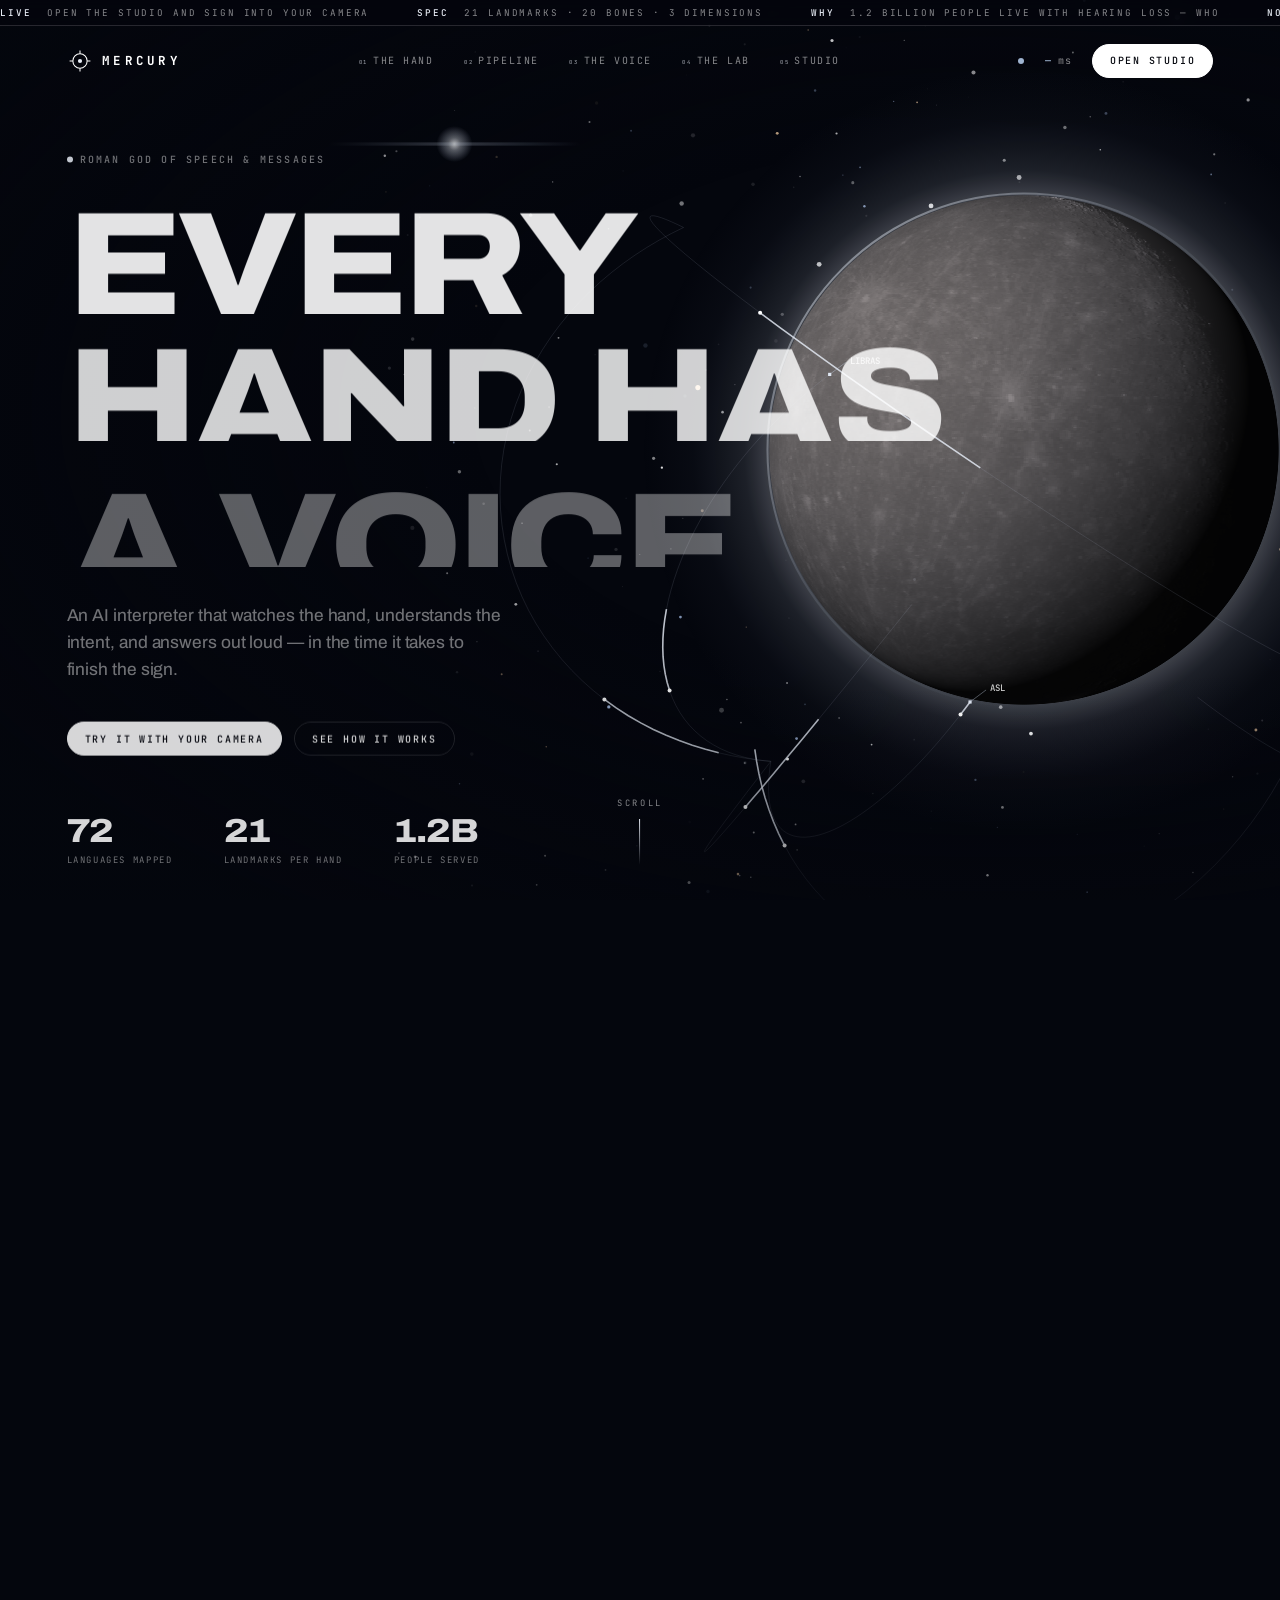
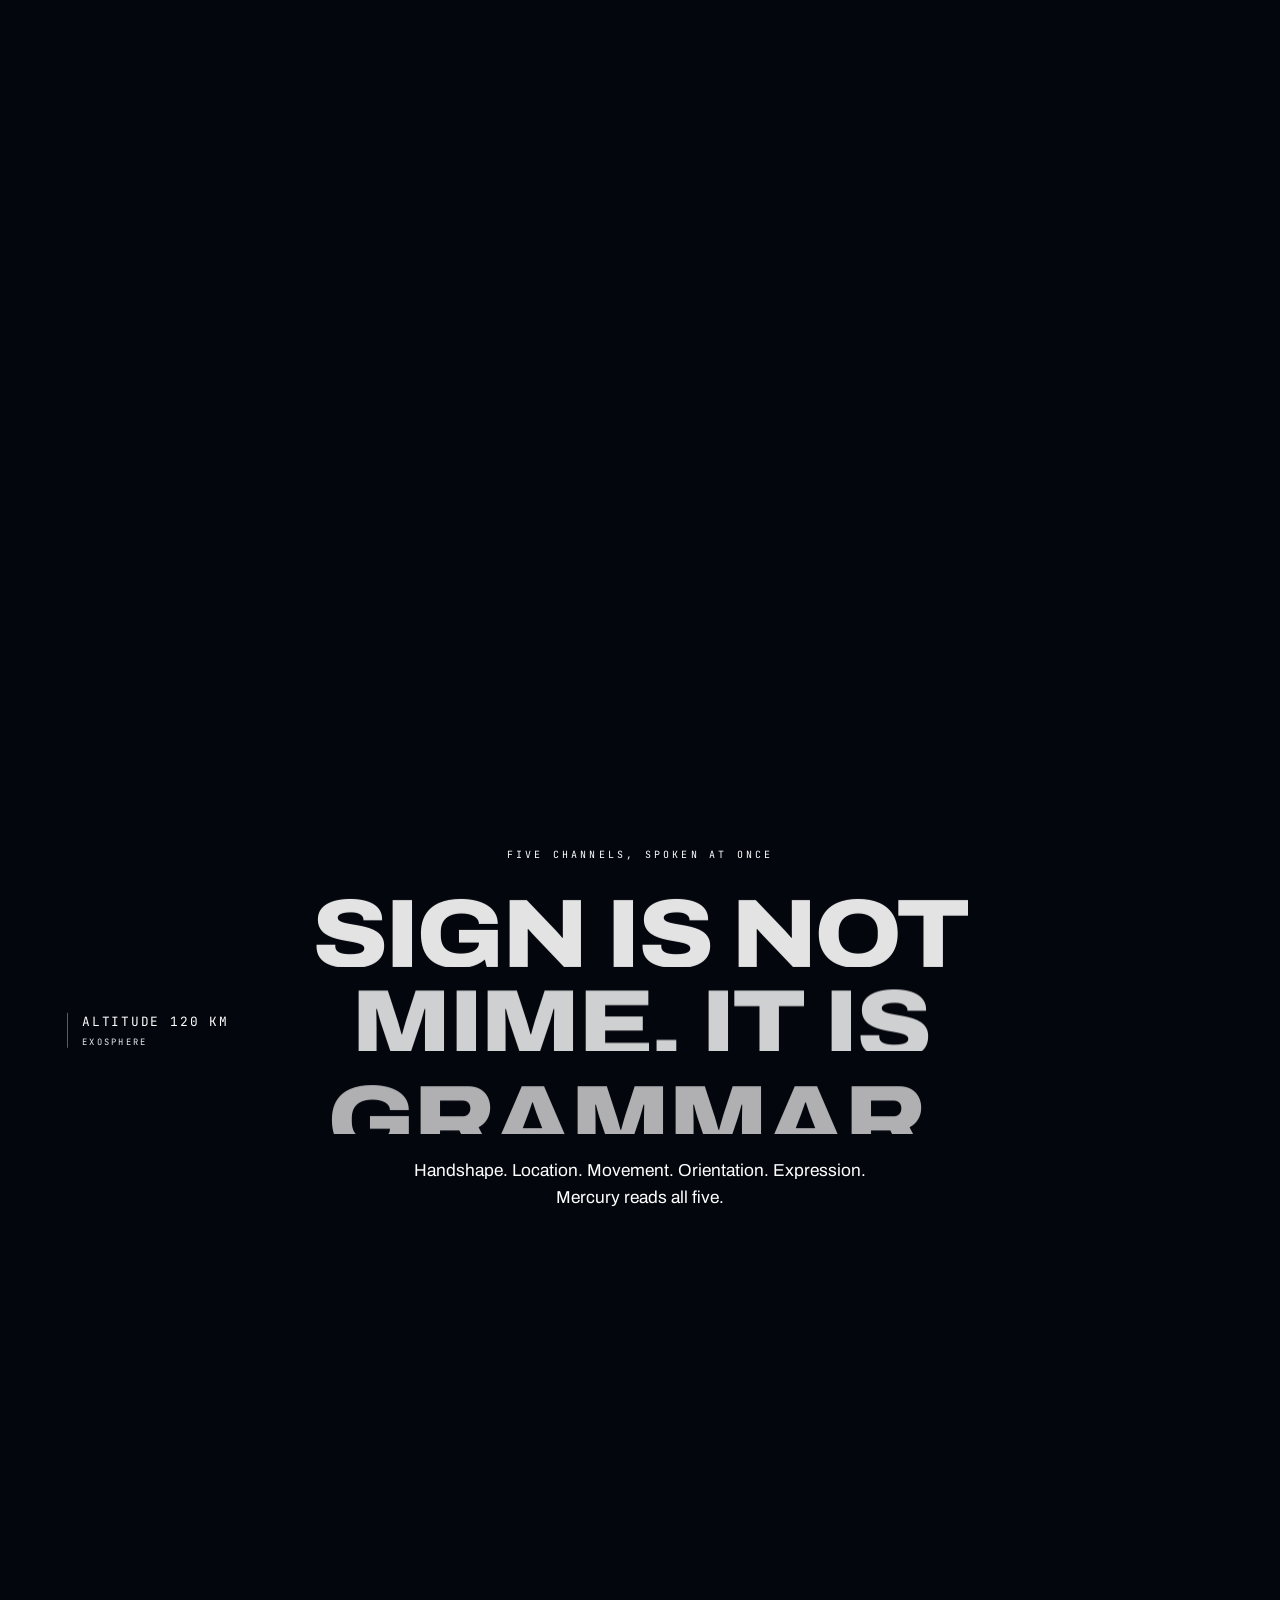
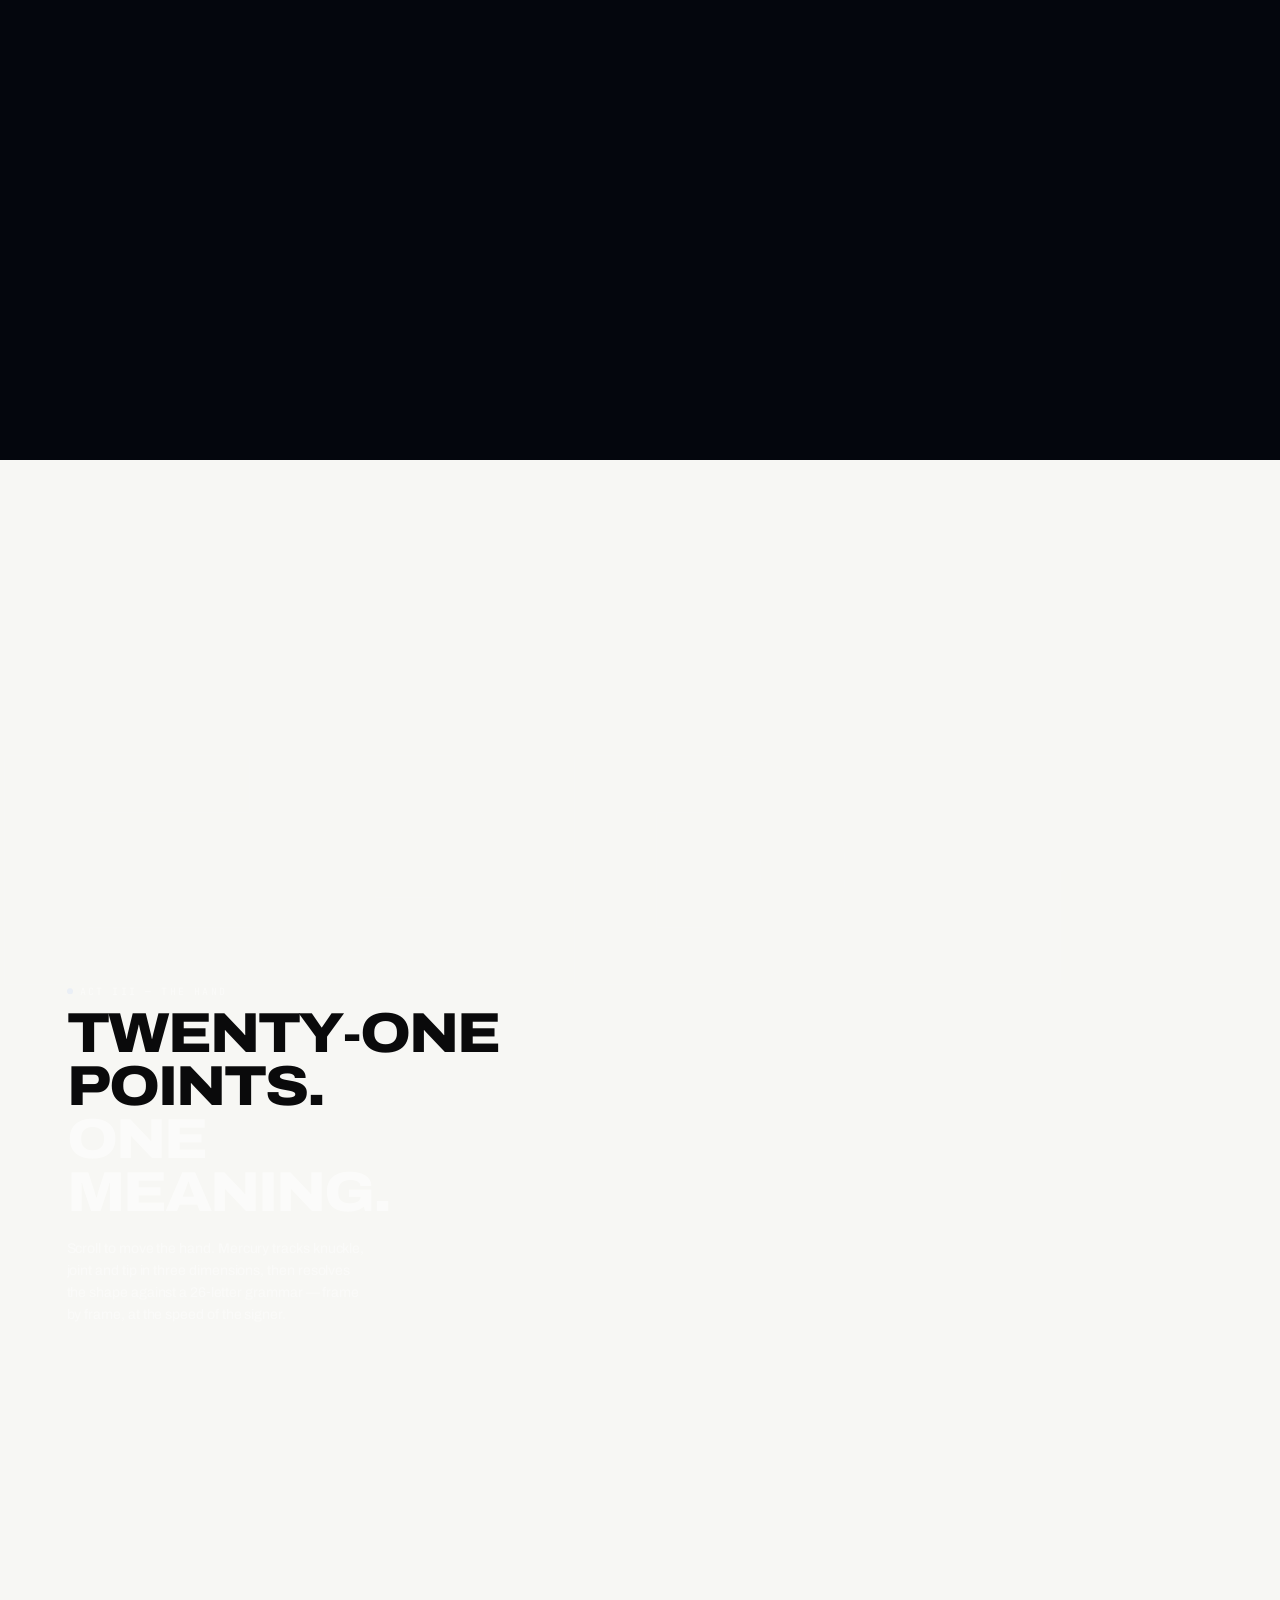
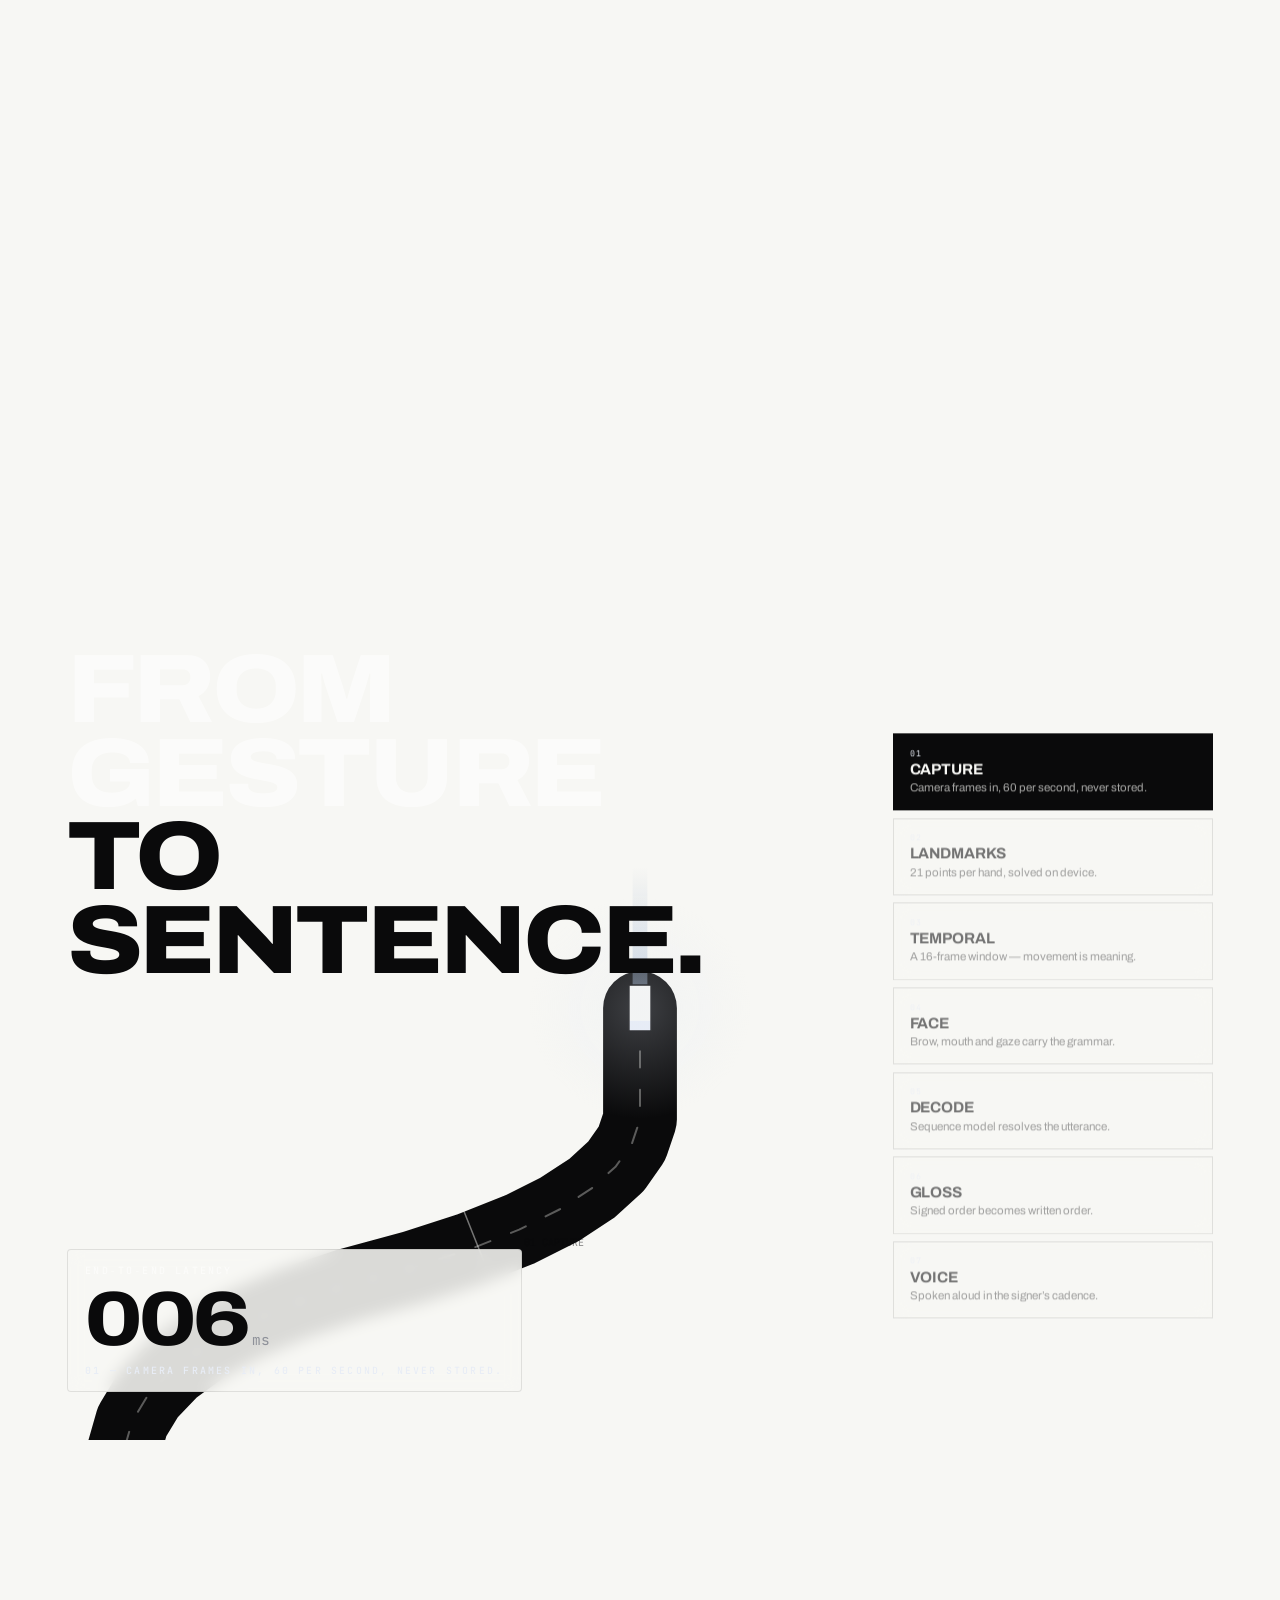
<file: index.html>
<!doctype html>
<html lang="en" data-theme="void">
<head>
<meta charset="utf-8">
<meta name="viewport" content="width=device-width, initial-scale=1, viewport-fit=cover">
<title>MERCURY — Every Hand Has a Voice</title>
<meta name="description" content="Mercury is an AI sign language interpreter. It reads the hand, understands the intent, and gives it a voice — in real time.">
<meta name="theme-color" content="#04060d">

<link rel="preload" href="assets/fonts/archivo-var.woff2" as="font" type="font/woff2" crossorigin>

<link rel="stylesheet" href="assets/css/fonts.css">
<link rel="stylesheet" href="assets/css/tokens.css">
<link rel="stylesheet" href="assets/css/base.css">
<link rel="stylesheet" href="assets/css/chrome.css">
<link rel="stylesheet" href="assets/css/acts.css">
<link rel="stylesheet" href="assets/css/lab.css">
<link rel="icon" href="data:image/svg+xml,<svg xmlns='http://www.w3.org/2000/svg' viewBox='0 0 32 32'><circle cx='16' cy='16' r='9' fill='none' stroke='%23E8EDF6' stroke-width='2.5'/><circle cx='16' cy='16' r='2.5' fill='%239FB4D0'/></svg>">
</head>
<body>

<!-- ============================================ BOOT ============================================ -->
<div class="boot" id="boot" aria-hidden="true">
  <div class="boot__dither" id="bootDither"></div>
  <div class="boot__win">
    <div class="boot__bar"><span>MERCURY v0.1</span><span class="boot__dots">■ ■ ■</span></div>
    <div class="boot__body">
      <p class="boot__log" id="bootLog">Initialising interpreter&hellip;</p>
      <div class="boot__meter"><i id="bootFill"></i><b id="bootPct">00%</b></div>
      <p class="boot__hint">21 landmarks · 26 handshapes · 1 voice</p>
    </div>
  </div>
</div>

<!-- ============================================ CHROME ============================================ -->
<div class="cursor" id="cursor" aria-hidden="true">
  <svg viewBox="0 0 48 48" class="cursor__ring"><circle cx="24" cy="24" r="21"/><circle cx="24" cy="24" r="21" class="cursor__prog" id="cursorProg"/></svg>
  <i class="cursor__dot"></i>
  <span class="cursor__label" id="cursorLabel"></span>
</div>

<div class="ticker" aria-hidden="true">
  <div class="ticker__rail" id="tickerRail"></div>
</div>

<header class="nav" id="nav">
  <a class="nav__mark" href="#top" data-cursor="TOP">
    <svg viewBox="0 0 40 40" class="nav__glyph"><circle cx="20" cy="20" r="11"/><circle cx="20" cy="20" r="3.2" class="nav__glyph-core"/><path d="M20 4v5M20 31v5M4 20h5M31 20h5"/></svg>
    <span class="nav__word">MERCURY</span>
  </a>
  <nav class="nav__links">
    <a href="#act-hand" data-cursor="READ"><i>01</i>The Hand</a>
    <a href="#act-pipeline" data-cursor="TRACE"><i>02</i>Pipeline</a>
    <a href="#act-wave" data-cursor="HEAR"><i>03</i>The Voice</a>
    <a href="#act-lab" data-cursor="OPEN"><i>04</i>The Lab</a>
    <a href="studio.html" data-cursor="LIVE"><i>05</i>Studio</a>
  </nav>
  <div class="nav__end">
    <span class="nav__stat"><i class="dot"></i><b id="navLatency">—</b> ms</span>
    <a class="pill pill--solid" href="studio.html" data-cursor="OPEN">OPEN STUDIO</a>
  </div>
</header>

<!-- telemetry rail -->
<aside class="hud" id="hud" aria-hidden="true">
  <div class="hud__row"><span>ACT</span><b id="hudAct">I</b></div>
  <div class="hud__row"><span>SCENE</span><b id="hudScene">VOID</b></div>
  <div class="hud__row"><span>FPS</span><b id="hudFps">60</b></div>
  <div class="hud__bar"><i id="hudProg"></i></div>
  <div class="hud__row hud__row--sm"><span>SCROLL</span><b id="hudPct">000</b></div>
</aside>

<main id="top">

<!-- ============================================ ACT I — THE VOID ============================================ -->
<section class="act act--void" id="act-void" data-act="I" data-scene="VOID">
  <div class="void__sticky">
    <canvas id="cvVoid" class="scene-canvas"></canvas>
    <div class="void__vignette"></div>

    <div class="void__copy shell">
      <p class="eyebrow"><i class="tick"></i>ROMAN GOD OF SPEECH &amp; MESSAGES</p>
      <h1 class="display display--xl">
        <span class="line"><span class="word">EVERY</span></span>
        <span class="line"><span class="word">HAND HAS</span></span>
        <span class="line"><span class="word muted">A VOICE</span></span>
      </h1>
      <p class="lede">An AI interpreter that watches the hand, understands the intent, and answers out loud — in the time it takes to finish the sign.</p>
      <div class="cta-row">
        <a class="pill pill--solid" href="studio.html" data-cursor="LIVE">TRY IT WITH YOUR CAMERA</a>
        <a class="pill" href="#act-hand" data-cursor="SCROLL">SEE HOW IT WORKS</a>
      </div>
    </div>

    <div class="void__meta">
      <div class="meta__cell"><b>72</b><span>languages mapped</span></div>
      <div class="meta__cell"><b>21</b><span>landmarks per hand</span></div>
      <div class="meta__cell"><b>1.2B</b><span>people served</span></div>
    </div>

    <div class="scroll-cue" aria-hidden="true"><span>SCROLL</span><i></i></div>
  </div>
</section>

<!-- ============================================ ACT II — DESCENT ============================================ -->
<section class="act act--descent" id="act-descent" data-act="II" data-scene="DESCENT">
  <div class="descent__sticky">
    <canvas id="cvDescent" class="scene-canvas"></canvas>
    <div class="alt" aria-hidden="true">
      <span class="alt__v" id="descentAlt">ALTITUDE 120 KM</span>
      <span class="alt__l" id="descentLayer">EXOSPHERE</span>
    </div>
    <div class="descent__copy">
      <p class="descent__kicker">FIVE CHANNELS, SPOKEN AT ONCE</p>
      <h2 class="display display--lg descent__line">
        <span class="line"><span class="word">SIGN IS NOT</span></span>
        <span class="line"><span class="word">MIME. IT IS</span></span>
        <span class="line"><span class="word">GRAMMAR.</span></span>
      </h2>
      <p class="descent__note">Handshape. Location. Movement. Orientation. Expression.<br>Mercury reads all five.</p>
    </div>
  </div>
</section>

<!-- ============================================ ACT III — THE HAND ============================================ -->
<section class="act act--hand" id="act-hand" data-act="III" data-scene="HAND">
  <div class="hand__sticky">
    <h2 class="ghost-type" id="handGhost" aria-hidden="true">READING</h2>
    <canvas id="cvHand" class="scene-canvas"></canvas>

    <div class="hand__panel hand__panel--l">
      <p class="mono-label">LANDMARK STREAM</p>
      <ul class="lmk" id="lmkList"></ul>
    </div>

    <div class="hand__panel hand__panel--r">
      <p class="mono-label">INFERENCE</p>
      <div class="infer">
        <div class="infer__glyph" id="inferGlyph">M</div>
        <div class="infer__meta">
          <span class="infer__name" id="inferName">EM</span>
          <span class="infer__conf">CONFIDENCE <b id="inferConf">0.00</b></span>
        </div>
      </div>
      <div class="bars" id="inferBars"></div>
    </div>

    <div class="hand__caption shell">
      <p class="eyebrow"><i class="tick"></i>ACT III — THE HAND</p>
      <h3 class="display display--md">TWENTY&#8209;ONE POINTS.<br><span class="muted">ONE MEANING.</span></h3>
      <p class="lede lede--sm">Scroll to move the hand. Mercury tracks knuckle, joint and tip in three dimensions, then resolves the shape against a 26&#8209;letter grammar — frame by frame, at the speed of the signer.</p>
    </div>
  </div>
</section>

<!-- ============================================ ACT IV — PIPELINE ============================================ -->
<section class="act act--pipeline" id="act-pipeline" data-act="IV" data-scene="PIPELINE">
  <div class="pipe__sticky">
    <canvas id="cvPipe" class="scene-canvas"></canvas>
    <div class="pipe__hud">
      <p class="mono-label">END&#8209;TO&#8209;END LATENCY</p>
      <p class="pipe__ms"><b id="pipeMs">000</b><span>ms</span></p>
      <p class="mono-label pipe__stage" id="pipeStage">AWAITING SIGNAL</p>
    </div>
    <div class="pipe__title shell">
      <h2 class="display display--lg"><span class="muted">FROM GESTURE</span><br>TO SENTENCE.</h2>
    </div>
    <div class="pipe__cards" id="pipeCards"></div>
  </div>
</section>

<!-- ============================================ ACT V — THE VOICE ============================================ -->
<section class="act act--wave" id="act-wave" data-act="V" data-scene="VOICE">
  <div class="wave__sticky">
    <canvas id="cvWave" class="scene-canvas"></canvas>
    <div class="wave__center shell">
      <p class="eyebrow eyebrow--light"><i class="tick"></i>ACT V — THE VOICE</p>
      <h2 class="display display--lg">AND THEN<br><span class="muted">IT SPEAKS.</span></h2>
      <p class="lede lede--light">Gloss becomes grammar. Grammar becomes speech. The room hears what the hands said — with the signer&rsquo;s own cadence, not a robot&rsquo;s.</p>
      <div class="caption-box" id="captionBox"><i class="caption__cue"></i><span id="captionText"></span><b class="caret"></b></div>
    </div>
    <div class="wave__grid" id="waveGrid"></div>
  </div>
</section>

<!-- ============================================ ACT VI — ASCENT ============================================ -->
<section class="act act--ascent" id="act-ascent" data-act="VI" data-scene="ASCENT">
  <div class="ascent__sticky">
    <canvas id="cvAscent" class="scene-canvas"></canvas>
    <div class="ascent__copy shell">
      <p class="eyebrow eyebrow--light"><i class="tick"></i>ACT VI — THE ASCENT</p>
      <h2 class="display display--lg">ONE SIGNER.<br><span class="muted">EVERY ROOM.</span></h2>
      <p class="lede lede--light">A classroom in Nagpur. A pharmacy counter in Lisbon. A 3am emergency line.<br>Mercury runs on the glass already in the pocket.</p>
    </div>
  </div>
</section>

<!-- ============================================ ACT VII — THE LAB ============================================ -->
<section class="act act--lab" id="act-lab" data-act="VII" data-scene="LAB">
  <div class="lab__dither" id="labDither"></div>

  <div class="lab__chrome shell">
    <div class="lab__badge">
      <div class="lab__badge-bar">MERCURY.LAB</div>
      <div class="lab__badge-body">
        <p>Version 0.1 &mdash; interface build</p>
        <p>&copy;2026. Built for the bench.</p>
      </div>
    </div>
    <div class="lab__life">
      <canvas id="cvLife" width="120" height="120"></canvas>
      <p>Game of Life</p>
    </div>
  </div>

  <div class="lab__hero">
    <span class="crop crop--tl"></span><span class="crop crop--tr"></span>
    <span class="crop crop--bl"></span><span class="crop crop--br"></span>
    <h2 class="lab__huge">We Built The<br>Interpreter<br>Backwards</h2>
  </div>

  <p class="lab__foot">*Latency measured sign&#8209;onset to audible output. <a href="#act-close" data-cursor="PROOF">(Proof)</a></p>

  <div class="lab__stat">
    <h3 class="lab__huge lab__huge--stat">14&times; Faster,<br>Zero Wait.</h3>
  </div>

  <div class="lab__race">
    <div class="lab__lane">
      <p class="lab__race-title">MERCURY</p>
      <div class="win">
        <div class="win__bar"><span>mercury — live interpret</span><i>▣</i></div>
        <pre class="win__body" id="raceA"></pre>
      </div>
    </div>
    <div class="lab__lane">
      <p class="lab__race-title">CAPTION RELAY</p>
      <div class="win win--muted">
        <div class="win__bar"><span>relay — human queue</span><i>▣</i></div>
        <pre class="win__body" id="raceB"></pre>
      </div>
    </div>
  </div>

  <div class="lab__cols">
    <div class="lab__col"><p class="mono-label">NOT A DICTIONARY</p><p>Word&#8209;for&#8209;word lookup breaks the moment a signer uses space, speed or face. Mercury models the whole utterance.</p></div>
    <div class="lab__col"><p class="mono-label">RUNS ON DEVICE</p><p>The landmark pass never leaves the phone. Nothing about a private conversation is uploaded to be understood.</p></div>
    <div class="lab__col lab__col--b64"><p class="mono-label">[B.64]</p><p class="b64" id="b64"></p></div>
  </div>
</section>

<!-- ============================================ ACT VIII — CLOSE ============================================ -->
<section class="act act--close" id="act-close" data-act="VIII" data-scene="CLOSE">
  <div class="close__inner shell">
    <p class="eyebrow"><i class="tick"></i>THE MESSENGER IS READY</p>
    <h2 class="display display--xl close__line">
      <span class="line"><span class="word">SAY IT</span></span>
      <span class="line"><span class="word muted">WITH YOUR</span></span>
      <span class="line"><span class="word">HANDS.</span></span>
    </h2>
    <div class="cta-row cta-row--center">
      <a class="pill pill--solid pill--lg" href="studio.html" data-cursor="LIVE">OPEN THE INTERPRETER</a>
      <a class="pill pill--lg" href="#act-lab" data-cursor="READ">READ THE PAPER</a>
    </div>
  </div>
  <canvas id="cvClose" class="scene-canvas"></canvas>
</section>

<footer class="foot">
  <div class="foot__grid shell">
    <div class="foot__brand">
      <svg viewBox="0 0 40 40" class="nav__glyph"><circle cx="20" cy="20" r="11"/><circle cx="20" cy="20" r="3.2" class="nav__glyph-core"/><path d="M20 4v5M20 31v5M4 20h5M31 20h5"/></svg>
      <p>MERCURY</p>
      <span>Roman god of speech, messages and crossings between worlds.</span>
    </div>
    <div class="foot__col"><p class="mono-label">PROJECT</p><a href="studio.html">Studio — live</a><a href="#act-hand">The Hand</a><a href="#act-pipeline">Pipeline</a><a href="#act-wave">The Voice</a><a href="#act-lab">The Lab</a></div>
    <div class="foot__col"><p class="mono-label">BUILT WITH</p><span>Python</span><span>WebGL</span><span>Canvas 2D</span><span>No stock imagery</span></div>
    <div class="foot__col"><p class="mono-label">STATUS</p><span class="live"><i class="dot"></i>LIVE INTERPRETER</span><span id="footClock">--:--:--</span></div>
  </div>
  <div class="foot__rule"></div>
  <p class="foot__end"><span>MERCURY &mdash; AI SIGN LANGUAGE HELPER</span><span>EVERY HAND HAS A VOICE</span></p>
</footer>

</main>

<script src="assets/vendor/gsap.min.js"></script>
<script src="assets/vendor/ScrollTrigger.min.js"></script>
<script src="assets/vendor/lenis.min.js"></script>
<script type="module" src="assets/js/main.js"></script>
</body>
</html>
</file>
<file: assets/css/fonts.css>
/* ================================================================
   MERCURY — self-hosted type
   Vendored so the site renders identically offline and on a judging
   machine with no network. Archivo is variable on both weight and
   width, which is what the display headings lean on.
   ================================================================ */
@font-face{
  font-family:'Archivo';
  src:url('../fonts/archivo-var.woff2') format('woff2-variations');
  font-weight:100 900;
  font-stretch:62% 125%;
  font-style:normal;
  font-display:swap;
}
@font-face{font-family:'JetBrains Mono';src:url('../fonts/jbmono-400.woff2') format('woff2');font-weight:400;font-display:swap}
@font-face{font-family:'JetBrains Mono';src:url('../fonts/jbmono-500.woff2') format('woff2');font-weight:500;font-display:swap}
@font-face{font-family:'JetBrains Mono';src:url('../fonts/jbmono-700.woff2') format('woff2');font-weight:700;font-display:swap}
</file>
<file: assets/css/tokens.css>
/* ================================================================
   MERCURY — design tokens
   One palette, three climates: VOID (space), PAPER (daylight),
   PLASMA (the lab). Everything else is derived.
   ================================================================ */
:root{
  /* --- climate: void --- */
  --void-0:#04060d;
  --void-1:#070b18;
  --void-2:#0d1426;
  --void-3:#16203a;

  /* --- climate: paper --- */
  --paper-0:#f7f7f4;
  --paper-1:#eceae4;
  --ink-0:#0a0a0b;
  --ink-1:#2b2d33;
  --ink-2:#8e9199;

  /* --- climate: plasma (the lab) --- */
  /* The lab reads as an instrument panel: dark graphite ground, silver
     chrome. Inverted from the original pink, and the same metal as the
     rest of the site. */
  --plasma:#12151b;
  --plasma-deep:#dde3ed;

  /* --- signal accents ---
     Mercury is quicksilver: the accent is polished metal, not a colour.
     Hierarchy comes from brightness and temperature rather than hue, which
     is what keeps a near-monochrome palette from going flat. */
  --signal:#e8edf6;      /* polished silver — the live, the now */
  --signal-dim:#8d97a8;
  --pulse:#9fb4d0;       /* cool steel — data in flight */
  --pulse-dim:#5a6a80;
  --quicksilver:#c8ccd6;

  /* --- semantic --- */
  --bg:var(--void-0);
  --fg:#ffffff;
  --fg-mute:rgba(255,255,255,.52);
  --rule:rgba(255,255,255,.14);

  /* --- type --- */
  --display:'Archivo',-apple-system,'Segoe UI',sans-serif;
  --mono:'JetBrains Mono',ui-monospace,'SF Mono',monospace;

  --fs-xl:clamp(3.4rem,11.5vw,11rem);
  --fs-lg:clamp(2.6rem,7.6vw,7rem);
  --fs-md:clamp(1.9rem,4.4vw,3.9rem);
  --fs-lede:clamp(.95rem,1.35vw,1.2rem);
  --fs-mono:clamp(.6rem,.78vw,.72rem);

  /* --- metrics --- */
  --shell:clamp(1.2rem,5.2vw,7rem);
  --maxw:1680px;
  --ease:cubic-bezier(.22,1,.36,1);
  --ease-io:cubic-bezier(.76,0,.24,1);

  /* --- z --- */
  --z-scene:1;
  --z-copy:4;
  --z-hud:40;
  --z-nav:50;
  --z-cursor:90;
  --z-boot:100;
}

/* climate switches applied per-section by the observer */
/* The chrome (nav, ticker, hud, cursor) reads --bg/--fg, so flipping these
   inverts the whole persistent layer over the daylight acts. */
[data-climate="paper"]{
  --bg:var(--paper-0);
  --fg:var(--ink-0);
  --fg-mute:var(--ink-2);
  --rule:rgba(10,10,11,.16);
}
</file>
<file: assets/css/base.css>
/* ================================================================
   MERCURY — reset + primitives
   ================================================================ */
*,*::before,*::after{box-sizing:border-box}
html{-webkit-text-size-adjust:100%}
body{
  margin:0;background:var(--void-0);color:var(--fg);
  font-family:var(--display);font-variation-settings:'wdth' 100;
  -webkit-font-smoothing:antialiased;text-rendering:optimizeLegibility;
  overflow-x:hidden;
}
body.is-booting{overflow:hidden;height:100vh}
img,svg,canvas{display:block;max-width:100%}
a{color:inherit;text-decoration:none}
h1,h2,h3,p,ul{margin:0}
ul{list-style:none;padding:0}
::selection{background:var(--signal);color:#000}

.shell{width:100%;max-width:var(--maxw);margin-inline:auto;padding-inline:var(--shell)}

/* ---------- display type ---------- */
.display{
  font-weight:800;font-variation-settings:'wdth' 112,'wght' 820;
  line-height:.86;letter-spacing:-.035em;text-transform:uppercase;
}
.display--xl{font-size:var(--fs-xl)}
.display--lg{font-size:var(--fs-lg)}
.display--md{font-size:var(--fs-md);line-height:.94}
.display .line{display:block;overflow:hidden}
.display .word{display:block;will-change:transform}
.muted{color:var(--fg-mute)}

/* ghost type — the giant outline word behind a scene */
.ghost-type{
  position:absolute;left:50%;top:46%;translate:-50% -50%;
  font-size:clamp(7rem,26vw,22rem);font-weight:900;
  font-variation-settings:'wdth' 125,'wght' 900;
  letter-spacing:-.05em;line-height:1;white-space:nowrap;
  color:transparent;-webkit-text-stroke:1px var(--fg);opacity:.11;
  pointer-events:none;user-select:none;z-index:0;
}

/* ---------- body copy ---------- */
.lede{
  font-size:var(--fs-lede);line-height:1.55;color:var(--fg-mute);
  max-width:44ch;font-weight:450;letter-spacing:-.005em;
}
.lede--sm{font-size:clamp(.85rem,1.1vw,1rem);max-width:38ch}
.lede--light{color:rgba(255,255,255,.72)}

/* ---------- mono micro ---------- */
.mono-label,.eyebrow{
  font-family:var(--mono);font-size:var(--fs-mono);
  letter-spacing:.22em;text-transform:uppercase;font-weight:500;
}
.mono-label{color:var(--fg-mute)}
.eyebrow{display:flex;align-items:center;gap:.7em;color:var(--fg-mute)}
.eyebrow--light{color:rgba(255,255,255,.62)}
.tick{width:6px;height:6px;background:var(--signal);border-radius:50%;flex:none;
  box-shadow:0 0 0 0 var(--signal);animation:tick 2.4s var(--ease) infinite}
@keyframes tick{0%{box-shadow:0 0 0 0 rgba(232,237,246,.55)}70%,100%{box-shadow:0 0 0 9px rgba(232,237,246,0)}}
.dot{width:6px;height:6px;border-radius:50%;background:var(--pulse);display:inline-block;flex:none;
  animation:breathe 1.8s ease-in-out infinite}
@keyframes breathe{0%,100%{opacity:1}50%{opacity:.25}}

/* ---------- buttons ---------- */
.pill{
  --pill-fg:var(--fg);
  display:inline-flex;align-items:center;gap:.7em;
  padding:.95em 1.7em;border:1px solid var(--rule);border-radius:100px;
  font-family:var(--mono);font-size:var(--fs-mono);letter-spacing:.18em;
  text-transform:uppercase;font-weight:500;color:var(--pill-fg);
  position:relative;overflow:hidden;isolation:isolate;
  transition:color .45s var(--ease),border-color .45s var(--ease);
}
.pill::after{
  content:"";position:absolute;inset:0;z-index:-1;background:var(--fg);
  translate:0 101%;border-radius:50% 50% 0 0;
  transition:translate .55s var(--ease),border-radius .55s var(--ease);
}
.pill:hover{color:var(--bg);border-color:var(--fg)}
.pill:hover::after{translate:0 0;border-radius:0}
.pill--solid{background:var(--fg);color:var(--bg);border-color:var(--fg)}
.pill--solid::after{background:var(--signal)}
.pill--solid:hover{color:#000;border-color:var(--signal)}
.pill--lg{padding:1.2em 2.3em}
.cta-row{display:flex;flex-wrap:wrap;gap:.75rem;margin-top:2.4rem}
.cta-row--center{justify-content:center}

/* ---------- reduced motion ---------- */
@media (prefers-reduced-motion:reduce){
  *{animation-duration:.01ms!important;animation-iteration-count:1!important;
    transition-duration:.01ms!important;scroll-behavior:auto!important}
}
</file>
<file: assets/css/chrome.css>
/* ================================================================
   MERCURY — persistent chrome
   boot · cursor · ticker · nav · hud · footer
   ================================================================ */

/* ---------- BOOT ---------- */
.boot{position:fixed;inset:0;z-index:var(--z-boot);background:var(--void-0);
  display:grid;place-items:center;transition:opacity .6s var(--ease)}
.boot.is-done{pointer-events:none}
.boot__dither{position:absolute;inset:0;opacity:.5;
  background-image:radial-gradient(rgba(232,237,246,.45) 1px,transparent 1px);
  background-size:4px 4px;mask-image:linear-gradient(180deg,#000,transparent 70%)}
.boot__win{position:relative;width:min(92vw,420px);border:1px solid var(--quicksilver);
  background:#0a0d16;box-shadow:0 0 0 1px #000,8px 8px 0 rgba(0,0,0,.6)}
.boot__bar{display:flex;justify-content:space-between;align-items:center;
  padding:.5rem .7rem;background:var(--quicksilver);color:#000;
  font-family:var(--mono);font-size:.66rem;letter-spacing:.14em;font-weight:700}
.boot__dots{letter-spacing:-.1em;font-size:.5rem}
.boot__body{padding:1.4rem 1.2rem 1.2rem}
.boot__log{font-family:var(--mono);font-size:.72rem;color:var(--quicksilver);
  min-height:2.6em;line-height:1.6;letter-spacing:.02em}
.boot__meter{position:relative;height:22px;margin:1rem 0 .8rem;
  border:1px solid rgba(200,204,214,.4);background:#05070e}
.boot__meter i{position:absolute;inset:0;width:0%;background:var(--signal);
  transition:width .18s linear}
.boot__meter b{position:absolute;inset:0;display:grid;place-items:center;
  font-family:var(--mono);font-size:.66rem;color:#fff;mix-blend-mode:difference;font-weight:700}
.boot__hint{font-family:var(--mono);font-size:.6rem;letter-spacing:.2em;
  color:rgba(200,204,214,.45);text-transform:uppercase}

/* ---------- CURSOR ---------- */
.cursor{position:fixed;top:0;left:0;z-index:var(--z-cursor);pointer-events:none;
  width:48px;height:48px;translate:-50% -50%;mix-blend-mode:difference;
  opacity:0;transition:opacity .3s}
.cursor.is-live{opacity:1}
.cursor__ring{width:100%;height:100%;fill:none;overflow:visible}
.cursor__ring circle{stroke:#fff;stroke-width:1;opacity:.35}
.cursor__prog{opacity:1!important;stroke:var(--signal)!important;stroke-width:1.6!important;
  stroke-dasharray:132;stroke-dashoffset:132;transform:rotate(-90deg);transform-origin:center}
.cursor__dot{position:absolute;inset:0;margin:auto;width:4px;height:4px;
  background:#fff;border-radius:50%;transition:scale .3s var(--ease)}
.cursor__label{position:absolute;left:50%;top:50%;translate:-50% -50%;
  font-family:var(--mono);font-size:.55rem;letter-spacing:.16em;color:#fff;
  white-space:nowrap;opacity:0;scale:.8;transition:opacity .3s,scale .3s var(--ease)}
.cursor.is-hot{scale:1.55}
.cursor.is-hot .cursor__dot{scale:0}
.cursor.is-hot .cursor__label{opacity:1;scale:.66}
@media (hover:none){.cursor{display:none}}

/* ---------- TICKER ---------- */
.ticker{position:fixed;top:0;left:0;right:0;z-index:calc(var(--z-nav) + 1);
  height:26px;overflow:hidden;border-bottom:1px solid var(--rule);
  background:color-mix(in srgb,var(--bg) 82%,transparent);backdrop-filter:blur(8px)}
.ticker__rail{display:flex;gap:3rem;white-space:nowrap;padding-top:7px;width:max-content;
  animation:slide 44s linear infinite}
.ticker__rail span{font-family:var(--mono);font-size:.58rem;letter-spacing:.2em;
  color:var(--fg-mute);text-transform:uppercase}
.ticker__rail b{color:var(--signal);font-weight:500}
@keyframes slide{to{translate:-50% 0}}

/* ---------- NAV ---------- */
.nav{position:fixed;top:26px;left:0;right:0;z-index:var(--z-nav);
  display:flex;align-items:center;justify-content:space-between;gap:2rem;
  padding:1.1rem var(--shell);transition:padding .5s var(--ease),background .5s}
.nav.is-stuck{padding-block:.7rem;background:color-mix(in srgb,var(--bg) 72%,transparent);
  backdrop-filter:blur(10px);border-bottom:1px solid var(--rule)}
.nav__mark{display:flex;align-items:center;gap:.6rem}
.nav__glyph{width:26px;height:26px;fill:none;stroke:var(--fg);stroke-width:1.6;flex:none;
  animation:spin 22s linear infinite}
.nav__glyph-core{fill:var(--signal);stroke:none}
@keyframes spin{to{rotate:360deg}}
.nav__word{font-family:var(--mono);font-size:.78rem;letter-spacing:.34em;font-weight:700}
.nav.is-stuck .nav__word{font-size:0;letter-spacing:0}
.nav.is-stuck .nav__word::after{content:"MC";font-size:.78rem;letter-spacing:.2em}
.nav__links{display:flex;gap:1.9rem}
.nav__links a{font-family:var(--mono);font-size:var(--fs-mono);letter-spacing:.16em;
  text-transform:uppercase;color:var(--fg-mute);display:flex;align-items:baseline;gap:.5em;
  position:relative;transition:color .35s}
.nav__links a i{font-style:normal;font-size:.55em;color:var(--signal);opacity:.7}
.nav__links a::after{content:"";position:absolute;left:0;right:100%;bottom:-6px;
  height:1px;background:var(--signal);transition:right .45s var(--ease)}
.nav__links a:hover{color:var(--fg)}
.nav__links a:hover::after{right:0}
.nav__end{display:flex;align-items:center;gap:1.2rem}
.nav__stat{display:flex;align-items:center;gap:.5em;font-family:var(--mono);
  font-size:var(--fs-mono);letter-spacing:.14em;color:var(--fg-mute)}
.nav__stat b{color:var(--pulse);font-weight:500;min-width:2.4em;text-align:right}
@media (max-width:1100px){.nav__links,.nav__stat{display:none}}

/* ---------- HUD ---------- */
.hud{position:fixed;right:var(--shell);bottom:2rem;z-index:var(--z-hud);
  width:150px;display:grid;gap:.42rem;
  font-family:var(--mono);font-size:.56rem;letter-spacing:.16em;text-transform:uppercase;
  opacity:0;transition:opacity .6s}
.hud.is-live{opacity:1}
.hud__row{display:flex;justify-content:space-between;color:var(--fg-mute)}
.hud__row b{color:var(--fg);font-weight:500}
.hud__row--sm{font-size:.5rem}
.hud__bar{height:2px;background:var(--rule);margin:.3rem 0;overflow:hidden}
.hud__bar i{display:block;height:100%;width:0%;background:var(--signal)}
@media (max-width:860px){.hud{display:none}}

/* ---------- SCROLL CUE ---------- */
.scroll-cue{position:absolute;left:50%;bottom:2.2rem;translate:-50% 0;
  display:grid;justify-items:center;gap:.6rem;z-index:var(--z-copy)}
.scroll-cue span{font-family:var(--mono);font-size:.55rem;letter-spacing:.3em;color:var(--fg-mute)}
.scroll-cue i{width:1px;height:46px;background:linear-gradient(var(--signal),transparent);
  animation:drop 2s var(--ease) infinite}
@keyframes drop{0%{scale:1 0;transform-origin:top}50%{scale:1 1;transform-origin:top}
  50.1%{transform-origin:bottom}100%{scale:1 0;transform-origin:bottom}}

/* ---------- FOOTER ---------- */
.foot{background:var(--void-0);color:#fff;padding:6rem 0 2rem;position:relative;z-index:5}
.foot__grid{display:grid;grid-template-columns:2fr 1fr 1fr 1fr;gap:3rem}
.foot__brand .nav__glyph{width:32px;height:32px;stroke:#fff;margin-bottom:1rem}
.foot__brand p{font-family:var(--mono);letter-spacing:.34em;font-size:.9rem;font-weight:700}
.foot__brand span{display:block;margin-top:.8rem;max-width:30ch;line-height:1.6;
  font-size:.85rem;color:rgba(255,255,255,.45)}
.foot__col{display:grid;gap:.6rem;align-content:start}
.foot__col .mono-label{margin-bottom:.4rem}
.foot__col a,.foot__col span{font-size:.85rem;color:rgba(255,255,255,.6);
  transition:color .3s;display:flex;align-items:center;gap:.5em}
.foot__col a:hover{color:var(--signal)}
.foot__rule{height:1px;background:rgba(255,255,255,.12);margin:4rem var(--shell) 1.4rem}
.foot__end{display:flex;justify-content:space-between;padding-inline:var(--shell);
  font-family:var(--mono);font-size:.55rem;letter-spacing:.2em;
  color:rgba(255,255,255,.35);text-transform:uppercase}
@media (max-width:900px){.foot__grid{grid-template-columns:1fr 1fr}.foot__end{flex-direction:column;gap:.5rem}}
</file>
<file: assets/css/acts.css>
/* ================================================================
   MERCURY — the acts
   Each act = a tall "runway" + a sticky viewport that the scroll
   scrubs. Camera continuity across acts is the whole point.
   ================================================================ */
.act{position:relative}
.scene-canvas{position:absolute;inset:0;width:100%;height:100%;z-index:var(--z-scene)}

/* ================= ACT I — VOID ================= */
.act--void{background:var(--void-0)}
.act--void{height:420vh}
.void__sticky{position:sticky;top:0;height:100vh;overflow:hidden}
.void__vignette{position:absolute;inset:0;z-index:2;pointer-events:none;
  background:radial-gradient(120% 90% at 78% 46%,transparent 34%,rgba(4,6,13,.82) 78%)}
@media (max-width:760px){
  .void__vignette{background:
    radial-gradient(130% 80% at 70% 40%,transparent 18%,rgba(4,6,13,.72) 70%),
    linear-gradient(180deg,rgba(4,6,13,.55) 0 62%,rgba(4,6,13,.9) 100%)}
}
.void__copy{position:absolute;left:0;right:0;top:50%;translate:0 -50%;z-index:var(--z-copy)}
.void__copy .display{margin:1.6rem 0 2rem;max-width:14ch}
.void__meta{position:absolute;left:var(--shell);bottom:2.4rem;z-index:var(--z-copy);
  display:flex;gap:3.2rem}
.meta__cell b{display:block;font-size:clamp(1.5rem,2.6vw,2.4rem);font-weight:800;
  font-variation-settings:'wdth' 118,'wght' 800;letter-spacing:-.03em;line-height:1}
.meta__cell span{font-family:var(--mono);font-size:.56rem;letter-spacing:.18em;
  text-transform:uppercase;color:var(--fg-mute)}
@media (max-width:760px){.void__meta{gap:1.6rem}.scroll-cue{display:none}}

/* ================= ACT II — DESCENT ================= */
/* A fall, not a wipe: stars, airglow and three cloud decks, all
   drawn in cvDescent. 520vh so the fall has time to read. */
.act--descent{background:var(--void-0);height:520vh}
.descent__sticky{position:sticky;top:0;height:100vh;overflow:hidden;
  display:grid;place-items:center}
.descent__copy{position:relative;z-index:var(--z-copy);text-align:center;
  display:grid;justify-items:center;gap:1.4rem;padding-inline:var(--shell);
  mix-blend-mode:difference}
.descent__kicker{font-family:var(--mono);font-size:var(--fs-mono);letter-spacing:.32em;
  text-transform:uppercase;color:#fff}
.descent__line{color:#fff}
.descent__note{font-size:var(--fs-lede);line-height:1.6;color:#fff;
  max-width:46ch;margin-inline:auto}

/* altimeter */
.alt{position:absolute;left:var(--shell);top:50%;translate:0 -50%;z-index:var(--z-copy);
  display:grid;gap:.35rem;font-family:var(--mono);text-transform:uppercase;
  border-left:1px solid rgba(255,255,255,.35);padding-left:.9rem}
.alt__v{font-size:.8rem;letter-spacing:.14em;color:#fff;font-variant-numeric:tabular-nums}
.alt__l{font-size:.55rem;letter-spacing:.26em;color:var(--signal)}
@media (max-width:860px){.alt{display:none}}

/* ================= ACT III — THE HAND ================= */
/* daylight. the reach-stacker beat: one object, scrubbed. */
.act--hand{background:var(--paper-0);color:var(--ink-0)}
.act--hand{height:720vh}
.hand__sticky{position:sticky;top:0;height:100vh;overflow:hidden;
  display:grid;place-items:center}
.hand__sticky .scene-canvas{z-index:1}
.hand__panel{position:absolute;top:50%;translate:0 -50%;z-index:var(--z-copy);
  width:min(30vw,250px);opacity:0}
.hand__panel--l{left:var(--shell);top:22%;translate:0 0;width:min(34vw,340px)}
.hand__panel--r{right:var(--shell);text-align:right}
.hand__panel .mono-label{color:var(--ink-2);padding-bottom:.6rem;
  border-bottom:1px solid rgba(10,10,11,.14);margin-bottom:.8rem;display:block}

.lmk{display:grid;grid-template-columns:1fr 1fr;grid-auto-flow:column;
  grid-template-rows:repeat(11,auto);gap:1px .9rem;
  font-family:var(--mono);font-size:.52rem;color:var(--ink-2)}
.lmk li{display:flex;justify-content:space-between;gap:.6rem;
  padding:1px 0;transition:color .2s}
.lmk li b{color:var(--ink-0);font-weight:500;font-variant-numeric:tabular-nums}
.lmk li.is-hot{color:var(--signal)}
.lmk li.is-hot b{color:var(--signal)}

.infer{display:flex;align-items:center;gap:1rem;justify-content:flex-end;margin-bottom:1.1rem}
.infer__glyph{width:62px;height:62px;display:grid;place-items:center;flex:none;
  border:1.5px solid var(--ink-0);font-size:2rem;font-weight:800;
  font-variation-settings:'wdth' 118,'wght' 820;line-height:1}
.infer__meta{display:grid;gap:.25rem}
.infer__name{font-family:var(--mono);font-size:.78rem;letter-spacing:.22em;font-weight:700}
.infer__conf{font-family:var(--mono);font-size:.54rem;letter-spacing:.14em;color:var(--ink-2)}
.infer__conf b{color:var(--signal);font-weight:500;font-variant-numeric:tabular-nums}
.bars{display:grid;gap:5px}
.bars .bar{display:grid;grid-template-columns:1fr 2.6rem;align-items:center;gap:.5rem}
.bars .bar span{font-family:var(--mono);font-size:.52rem;color:var(--ink-2);text-align:right;order:2}
.bars .bar i{height:3px;background:rgba(10,10,11,.1);position:relative;order:1}
.bars .bar i::after{content:"";position:absolute;inset:0;width:var(--v,0%);
  background:var(--ink-0);transition:width .4s var(--ease)}
.bars .bar.is-top i::after{background:var(--signal)}

.hand__caption{position:absolute;left:0;bottom:2.4rem;z-index:var(--z-copy);
  max-width:min(100%,34rem)}
.hand__caption .display{margin:.9rem 0 .9rem}
@media (max-width:1100px){
  .hand__panel{display:none}
  .hand__caption{bottom:1.6rem}
}

/* ================= ACT IV — PIPELINE ================= */
/* camera flips top-down. the corridor is negative space. */
.act--pipeline{background:var(--paper-0);color:var(--ink-0)}
.act--pipeline{height:640vh}
.pipe__sticky{position:sticky;top:0;height:100vh;overflow:hidden}
.pipe__title{position:absolute;left:0;top:12vh;z-index:var(--z-copy);pointer-events:none;
  max-width:min(100%,62ch)}
.pipe__hud{position:absolute;left:var(--shell);bottom:3rem;z-index:var(--z-copy);
  padding:.9rem 1.1rem;background:color-mix(in srgb,var(--paper-0) 88%,transparent);
  backdrop-filter:blur(8px);border:1px solid rgba(10,10,11,.10);border-radius:4px}
.pipe__ms{display:flex;align-items:baseline;gap:.3rem;margin:.3rem 0}
.pipe__ms b{font-size:clamp(2.6rem,6vw,5rem);font-weight:800;line-height:1;
  font-variation-settings:'wdth' 118,'wght' 820;letter-spacing:-.04em;
  font-variant-numeric:tabular-nums}
.pipe__ms span{font-family:var(--mono);font-size:.9rem;color:var(--ink-2)}
.pipe__stage{color:var(--signal)!important}
.pipe__cards{position:absolute;right:var(--shell);top:54%;translate:0 -50%;
  z-index:var(--z-copy);width:min(30vw,320px);display:grid;gap:.45rem}
.pcard{border:1px solid rgba(10,10,11,.18);padding:.85rem .95rem;background:rgba(247,247,244,.93);
  backdrop-filter:blur(8px);opacity:.55;transition:opacity .4s,border-color .4s,background .4s}
.pcard.is-live{opacity:1;border-color:var(--ink-0);background:var(--ink-0);color:var(--paper-0)}
.pcard__i{font-family:var(--mono);font-size:.52rem;letter-spacing:.2em;color:var(--signal)}
.pcard__t{font-size:.95rem;font-weight:700;letter-spacing:-.01em;margin:.2rem 0 .15rem}
.pcard__d{font-size:.72rem;line-height:1.45;opacity:.66}
@media (max-width:1000px){.pipe__cards{display:none}.pipe__title{top:12vh}}

/* ================= ACT V — THE VOICE ================= */
.act--wave{background:#050a1a;color:#fff}
.act--wave{height:480vh}
.wave__sticky{position:sticky;top:0;height:100vh;overflow:hidden;display:grid;place-items:center}
.wave__center{position:relative;z-index:var(--z-copy);text-align:center;display:grid;
  justify-items:center;gap:1.2rem}
.wave__center .display{margin:.4rem 0}
.wave__center .lede{max-width:52ch}
.caption-box{margin-top:1.6rem;display:inline-flex;align-items:center;gap:.7rem;
  padding:.9rem 1.4rem;border:1px solid rgba(255,255,255,.22);border-radius:6px;
  background:rgba(5,10,26,.6);backdrop-filter:blur(10px);
  font-family:var(--mono);font-size:clamp(.72rem,1.1vw,.92rem);letter-spacing:.06em;
  min-height:3.2em;min-width:min(88vw,30rem);justify-content:center}
.caption__cue{width:7px;height:7px;border-radius:50%;background:var(--signal);flex:none;
  animation:breathe 1.4s ease-in-out infinite}
.caret{width:2px;height:1.1em;background:var(--pulse);animation:blink .9s steps(2) infinite}
@keyframes blink{50%{opacity:0}}
.wave__grid{position:absolute;inset:0;z-index:2;pointer-events:none;
  background:linear-gradient(transparent 0 calc(100% - 1px),rgba(159,180,208,.07) 100%) 0 0/100% 62px,
             linear-gradient(90deg,transparent 0 calc(100% - 1px),rgba(159,180,208,.07) 100%) 0 0/62px 100%;
  mask-image:radial-gradient(70% 60% at 50% 50%,#000,transparent)}

/* ================= ACT VI — ASCENT ================= */
.act--ascent{background:#050a1a;color:#fff;height:460vh}
.ascent__sticky{position:sticky;top:0;height:100vh;overflow:hidden;display:grid;place-items:center}
.ascent__copy{position:relative;z-index:var(--z-copy);text-align:center;display:grid;
  justify-items:center;gap:1rem}

/* ================= ACT VIII — CLOSE ================= */
.act--close{background:var(--void-0);min-height:100vh;display:grid;place-items:center;
  position:relative;overflow:hidden;padding-block:14vh}
.close__inner{position:relative;z-index:var(--z-copy);text-align:center;display:grid;
  justify-items:center}
.close__line{margin:1.6rem 0}
</file>
<file: assets/css/lab.css>
/* ================================================================
   MERCURY — ACT VII, THE LAB
   Retro-technical register: dithered plasma, window chrome,
   crop marks, base64 gutters, a live cellular automaton.
   ================================================================ */
.act--lab{background:var(--plasma);color:var(--plasma-deep);position:relative;
  padding:0 0 7rem;overflow:hidden}

/* dithered band — Bayer-ish ordered dither via layered radial dots */
.lab__dither{height:clamp(120px,18vh,220px);position:relative;
  background:
    radial-gradient(circle at center,var(--plasma-deep) 1.1px,transparent 1.2px) 0 0/5px 5px,
    radial-gradient(circle at center,var(--plasma-deep) 1.1px,transparent 1.2px) 2.5px 2.5px/5px 5px;
  mask-image:linear-gradient(180deg,#000 0%,rgba(0,0,0,.72) 28%,rgba(0,0,0,.3) 58%,transparent 92%)}

/* window chrome row */
.lab__chrome{position:absolute;top:0;left:0;right:0;display:flex;
  justify-content:space-between;align-items:flex-start;padding:0;z-index:3}
.lab__badge{border:1px solid rgba(221,227,237,.5);background:var(--plasma);
  max-width:min(60vw,330px);margin:0 0 0 0}
.lab__badge-bar{background:var(--plasma-deep);color:var(--plasma);
  font-family:var(--mono);font-size:.62rem;letter-spacing:.14em;padding:.3rem .6rem;font-weight:700}
.lab__badge-body{padding:.6rem;font-family:var(--mono);font-size:.62rem;line-height:1.7}
.lab__life{border:1px solid rgba(221,227,237,.5);background:var(--plasma);padding:.35rem;
  display:grid;justify-items:center;gap:.25rem;margin-right:0}
.lab__life canvas{width:84px;height:84px;image-rendering:pixelated;
  border:1px solid rgba(221,227,237,.5);background:var(--plasma)}
.lab__life p{font-family:var(--mono);font-size:.56rem;letter-spacing:.08em}

/* the huge type block, framed by crop marks */
.lab__hero{position:relative;padding:clamp(3rem,9vh,7rem) var(--shell) 1rem;margin-top:1rem}
.lab__huge{
  font-family:var(--display);font-weight:800;
  font-variation-settings:'wdth' 100,'wght' 800;
  font-size:clamp(2.8rem,10.4vw,10rem);line-height:.92;letter-spacing:-.045em;
  text-transform:none;color:var(--plasma-deep);
}
.lab__huge--stat{font-size:clamp(2.6rem,9.2vw,9rem)}
.crop{position:absolute;width:22px;height:22px;border:0 solid var(--plasma-deep);opacity:.8}
.crop--tl{top:0;left:calc(var(--shell) - 14px);border-top-width:1px;border-left-width:1px}
.crop--tr{top:0;right:calc(var(--shell) - 14px);border-top-width:1px;border-right-width:1px}
.crop--bl{bottom:0;left:calc(var(--shell) - 14px);border-bottom-width:1px;border-left-width:1px}
.crop--br{bottom:0;right:calc(var(--shell) - 14px);border-bottom-width:1px;border-right-width:1px}

.lab__foot{padding:1.2rem var(--shell) 0;font-family:var(--mono);font-size:.66rem;
  letter-spacing:.04em}
.lab__foot a{text-decoration:underline;text-underline-offset:3px}
.lab__stat{padding:clamp(3rem,8vh,6rem) var(--shell) 2rem}

/* terminal race */
.lab__race{padding:2rem var(--shell) 0;display:grid;gap:1.2rem;
  grid-template-columns:1fr 1fr;align-items:start}
.lab__lane{display:grid;gap:.35rem;min-width:0}
.lab__race-title{font-family:var(--mono);font-size:.6rem;letter-spacing:.24em;
  text-transform:uppercase;padding-bottom:.35rem}

.win{border:1px solid rgba(221,227,237,.5);background:#080a0e;
  box-shadow:5px 5px 0 rgba(0,0,0,.6)}
.win--muted{background:#15181e;border-color:rgba(221,227,237,.25)}
.win__bar{display:flex;justify-content:space-between;align-items:center;
  background:var(--plasma-deep);color:var(--plasma);padding:.3rem .55rem;
  font-family:var(--mono);font-size:.62rem;letter-spacing:.06em}
.win__body{margin:0;padding:.7rem;font-family:var(--mono);font-size:.64rem;
  line-height:1.65;height:clamp(180px,26vh,260px);overflow:hidden;
  white-space:pre-wrap;word-break:break-word;color:#cfd7e4}
.win--muted .win__body{color:#6b7480}

/* three-column technical footer */
.lab__cols{display:grid;grid-template-columns:1fr 1fr 1fr;gap:2rem;align-items:start;
  padding:4rem var(--shell) 0;border-top:1px dashed rgba(221,227,237,.28);margin-top:3rem}
.lab__col .mono-label{color:var(--plasma-deep);opacity:.7;display:block;margin-bottom:.7rem;
  border-bottom:1px solid rgba(221,227,237,.22);padding-bottom:.5rem}
.lab__col p:not(.mono-label){font-size:.92rem;line-height:1.6;max-width:34ch}
.b64{font-family:var(--mono);font-size:.56rem;line-height:1.5;word-break:break-all;
  opacity:.65;max-width:100%!important}

@media (max-width:860px){
  .lab__race{grid-template-columns:1fr}
  .lab__cols{grid-template-columns:1fr;gap:1.6rem}
  .lab__chrome{flex-direction:row}
  .lab__badge{max-width:56vw}
}
</file>
